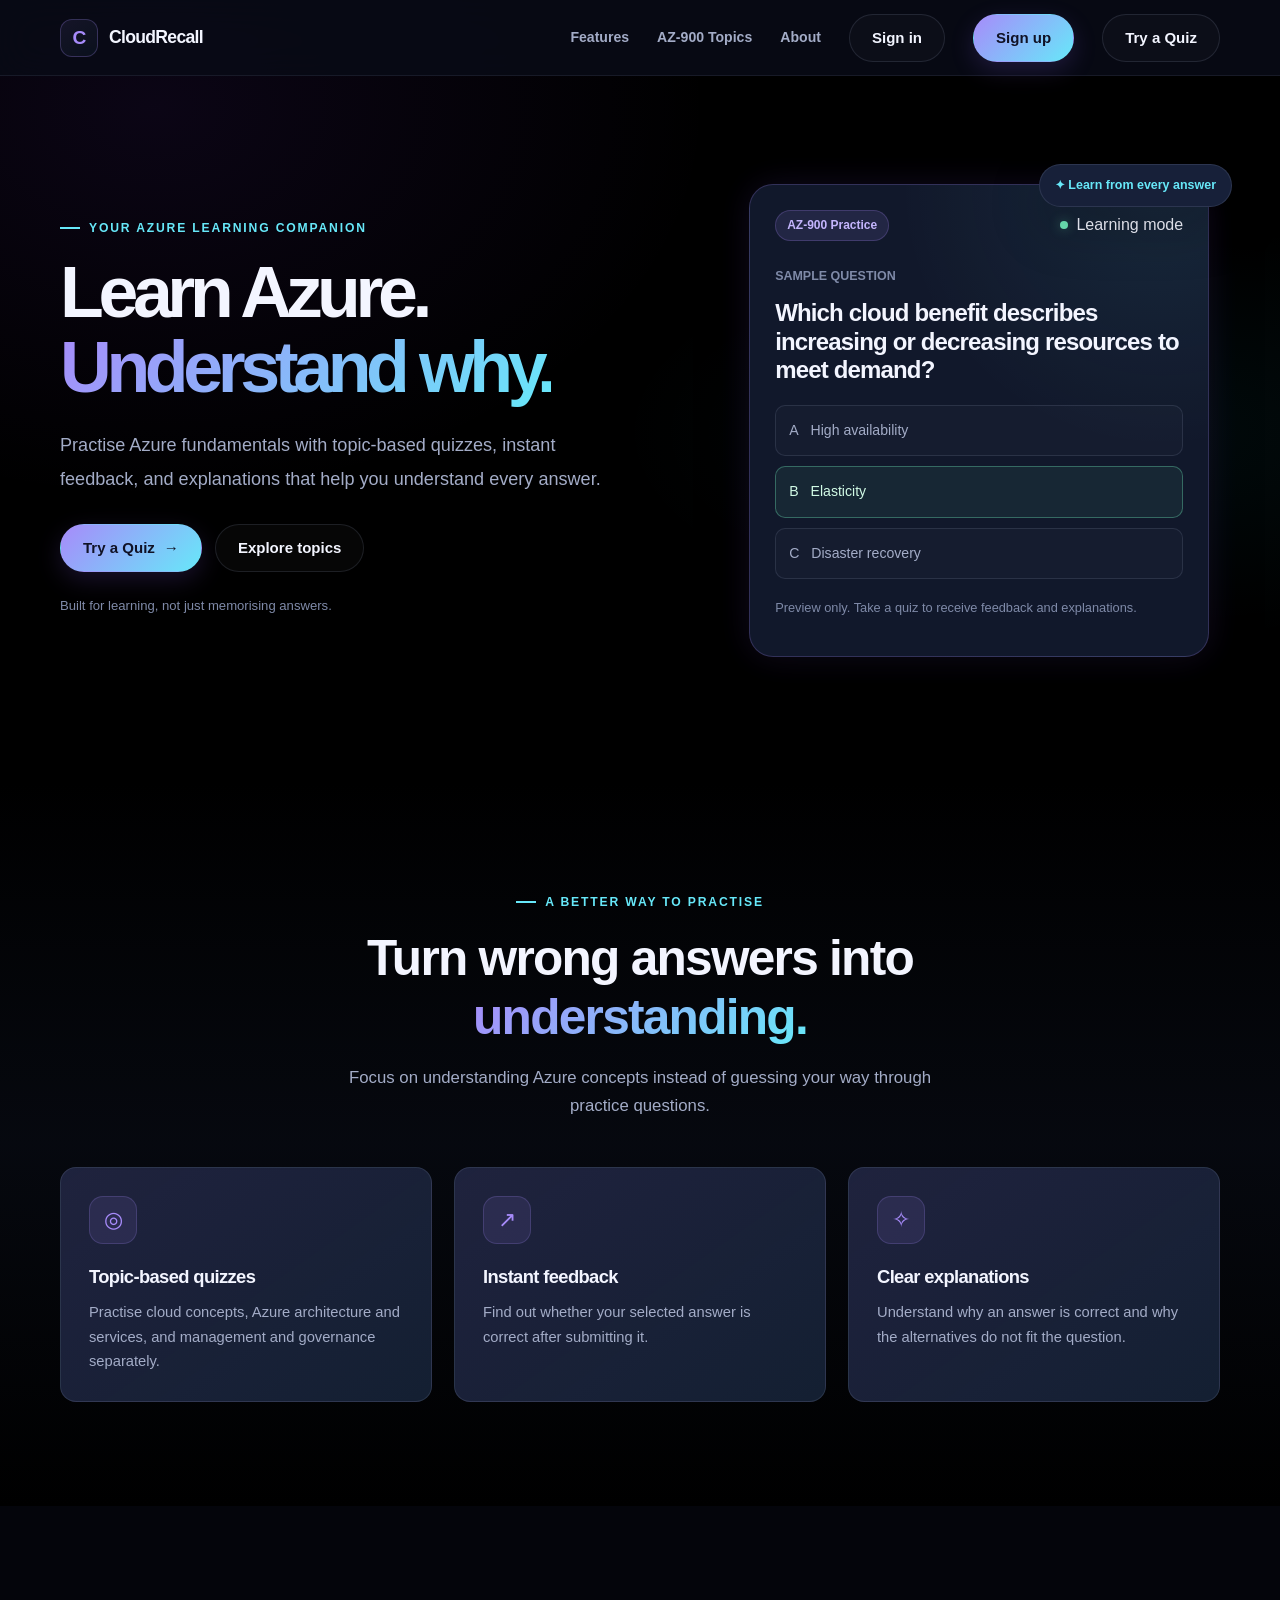
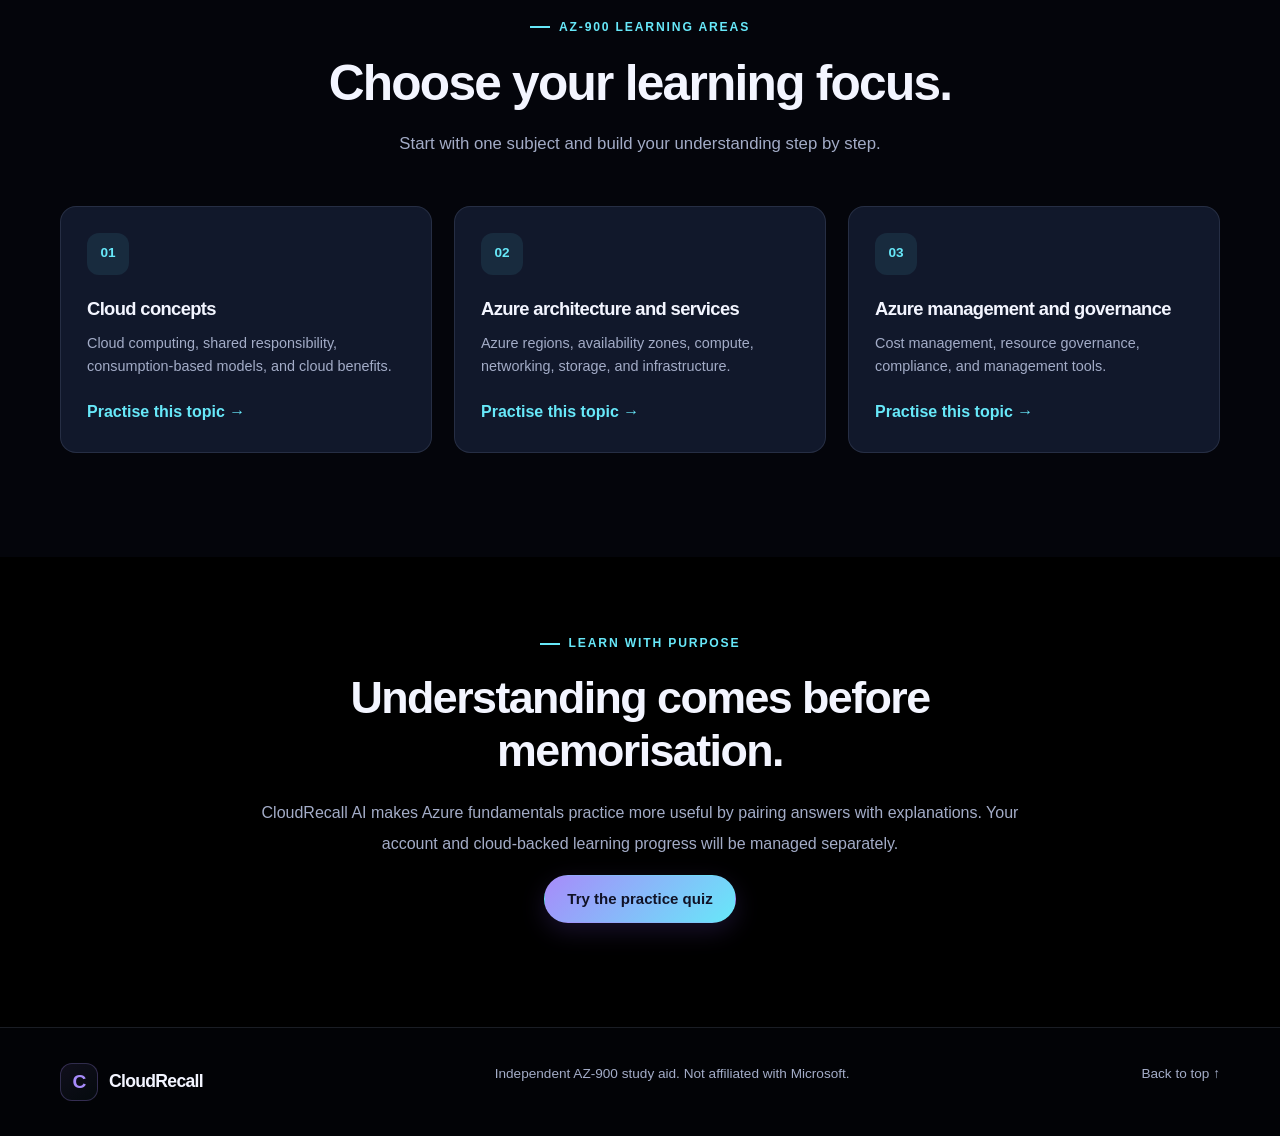
<file: index.html>
<!DOCTYPE html>
<html lang="en">
<head>
  <meta charset="UTF-8">
  <meta name="viewport" content="width=device-width, initial-scale=1.0">
  <meta
    name="description"
    content="CloudRecall AI helps learners practise Azure fundamentals with topic-based quizzes and clear explanations."
  >
  <meta name="theme-color" content="#0b1020">

  <title>CloudRecall | AZ-900 Practice</title>

  <link rel="stylesheet" href="./css/main.css">
  <link rel="stylesheet" href="./css/components.css">
  <link rel="stylesheet" href="./css/pages.css">
  <link rel="stylesheet" href="./css/responsive.css">

  <script type="module" src="./js/main.js"></script>
</head>

<body>
  <a class="skip-link" href="#main-content">Skip to main content</a>

  <header class="site-header">
    <nav class="nav" aria-label="Main navigation">
      <div class="nav__inner">
        <a class="nav__brand" href="./index.html" aria-label="CloudRecall AI home">
          <span class="nav__brand-icon" aria-hidden="true">C</span>
          <span>CloudRecall<span class="text-accent"></span></span>
        </a>

        <button
          class="nav__toggle"
          id="nav-toggle"
          type="button"
          aria-label="Open navigation menu"
          aria-expanded="false"
          aria-controls="nav-links"
        >
          <span></span>
          <span></span>
          <span></span>
        </button>

        <div class="nav__links" id="nav-links">
          <a class="nav__link" href="#features">Features</a>
          <a class="nav__link" href="#topics">AZ-900 Topics</a>
          <a class="nav__link" href="#about">About</a>
          <a class="btn btn--outline" href="./signin.html">Sign in</a>
          <a class="btn btn--primary" href="./signup.html">Sign up</a>
          <a class="btn btn--outline" href="./quiz.html">Try a Quiz</a>
        </div>
      </div>
    </nav>
  </header>

  <main id="main-content">
    <section class="hero section" id="home">
      <div class="container hero__grid">
        <div class="hero__content">
          <span class="eyebrow">YOUR AZURE LEARNING COMPANION</span>

          <h1>
            Learn Azure.
            <span class="text-gradient">Understand why.</span>
          </h1>

          <p class="hero__description">
            Practise Azure fundamentals with topic-based quizzes,
            instant feedback, and explanations that help you understand
            every answer.
          </p>

          <div class="hero__actions">
            <a class="btn btn--primary" href="./quiz.html">
              Try a Quiz <span aria-hidden="true">→</span>
            </a>
            <a class="btn btn--outline" href="#topics">Explore topics</a>
          </div>

          <p class="hero__note">
            Built for learning, not just memorising answers.
          </p>
        </div>

        <div class="hero__visual" aria-label="Quiz preview">
          <div class="preview-card">
            <div class="preview-card__top">
              <span class="badge badge--purple">AZ-900 Practice</span>
              <span class="preview-card__indicator">
                <span class="status-dot"></span>
                Learning mode
              </span>
            </div>

            <p class="preview-card__label">SAMPLE QUESTION</p>

            <h2>
              Which cloud benefit describes increasing or decreasing
              resources to meet demand?
            </h2>

            <div class="preview-option">
              <span>A</span> High availability
            </div>

            <div class="preview-option preview-option--highlight">
              <span>B</span> Elasticity
            </div>

            <div class="preview-option">
              <span>C</span> Disaster recovery
            </div>

            <p class="preview-card__hint">
              Preview only. Take a quiz to receive feedback and explanations.
            </p>
          </div>

          <div class="floating-chip floating-chip--one">
            <span aria-hidden="true">✦</span>
            Learn from every answer
          </div>
        </div>
      </div>
    </section>

    <section class="features section" id="features">
      <div class="container">
        <div class="section-heading">
          <span class="eyebrow">A BETTER WAY TO PRACTISE</span>
          <h2>
            Turn wrong answers into
            <span class="text-gradient">understanding.</span>
          </h2>
          <p>
            Focus on understanding Azure concepts instead of guessing
            your way through practice questions.
          </p>
        </div>

        <div class="features__grid">
          <article class="feature-card">
            <div class="feature-card__icon" aria-hidden="true">◎</div>
            <h3>Topic-based quizzes</h3>
            <p>
              Practise cloud concepts, Azure architecture and services,
              and management and governance separately.
            </p>
          </article>

          <article class="feature-card">
            <div class="feature-card__icon" aria-hidden="true">↗</div>
            <h3>Instant feedback</h3>
            <p>
              Find out whether your selected answer is correct after
              submitting it.
            </p>
          </article>

          <article class="feature-card">
            <div class="feature-card__icon" aria-hidden="true">✧</div>
            <h3>Clear explanations</h3>
            <p>
              Understand why an answer is correct and why the
              alternatives do not fit the question.
            </p>
          </article>
        </div>
      </div>
    </section>

    <section class="topics section" id="topics">
      <div class="container">
        <div class="section-heading">
          <span class="eyebrow">AZ-900 LEARNING AREAS</span>
          <h2>Choose your learning focus.</h2>
          <p>
            Start with one subject and build your understanding step by step.
          </p>
        </div>

        <div class="topics__grid">
          <article class="topic-card">
            <span class="topic-card__number">01</span>
            <h3>Cloud concepts</h3>
            <p>
              Cloud computing, shared responsibility, consumption-based
              models, and cloud benefits.
            </p>
            <a class="text-link" href="./quiz.html?topic=cloud">
              Practise this topic →
            </a>
          </article>

          <article class="topic-card">
            <span class="topic-card__number">02</span>
            <h3>Azure architecture and services</h3>
            <p>
              Azure regions, availability zones, compute, networking,
              storage, and infrastructure.
            </p>
            <a class="text-link" href="./quiz.html?topic=architecture">
              Practise this topic →
            </a>
          </article>

          <article class="topic-card">
            <span class="topic-card__number">03</span>
            <h3>Azure management and governance</h3>
            <p>
              Cost management, resource governance, compliance, and
              management tools.
            </p>
            <a class="text-link" href="./quiz.html?topic=governance">
              Practise this topic →
            </a>
          </article>
        </div>
      </div>
    </section>

    <section class="about section" id="about">
      <div class="container about__content">
        <span class="eyebrow">LEARN WITH PURPOSE</span>
        <h2>Understanding comes before memorisation.</h2>
        <p>
          CloudRecall AI makes Azure fundamentals practice more useful
          by pairing answers with explanations. Your account and
          cloud-backed learning progress will be managed separately.
        </p>
        <a class="btn btn--primary" href="./quiz.html">
          Try the practice quiz
        </a>
      </div>
    </section>
  </main>

  <footer class="site-footer">
    <div class="container footer__inner">
      <a class="nav__brand" href="./index.html">
        <span class="nav__brand-icon" aria-hidden="true">C</span>
        <span>CloudRecall<span class="text-accent"></span></span>
      </a>

      <p>
        Independent AZ-900 study aid. Not affiliated with Microsoft.
      </p>

      <a class="footer__link" href="#home">Back to top ↑</a>
    </div>
  </footer>
</body>
</html>
</file>
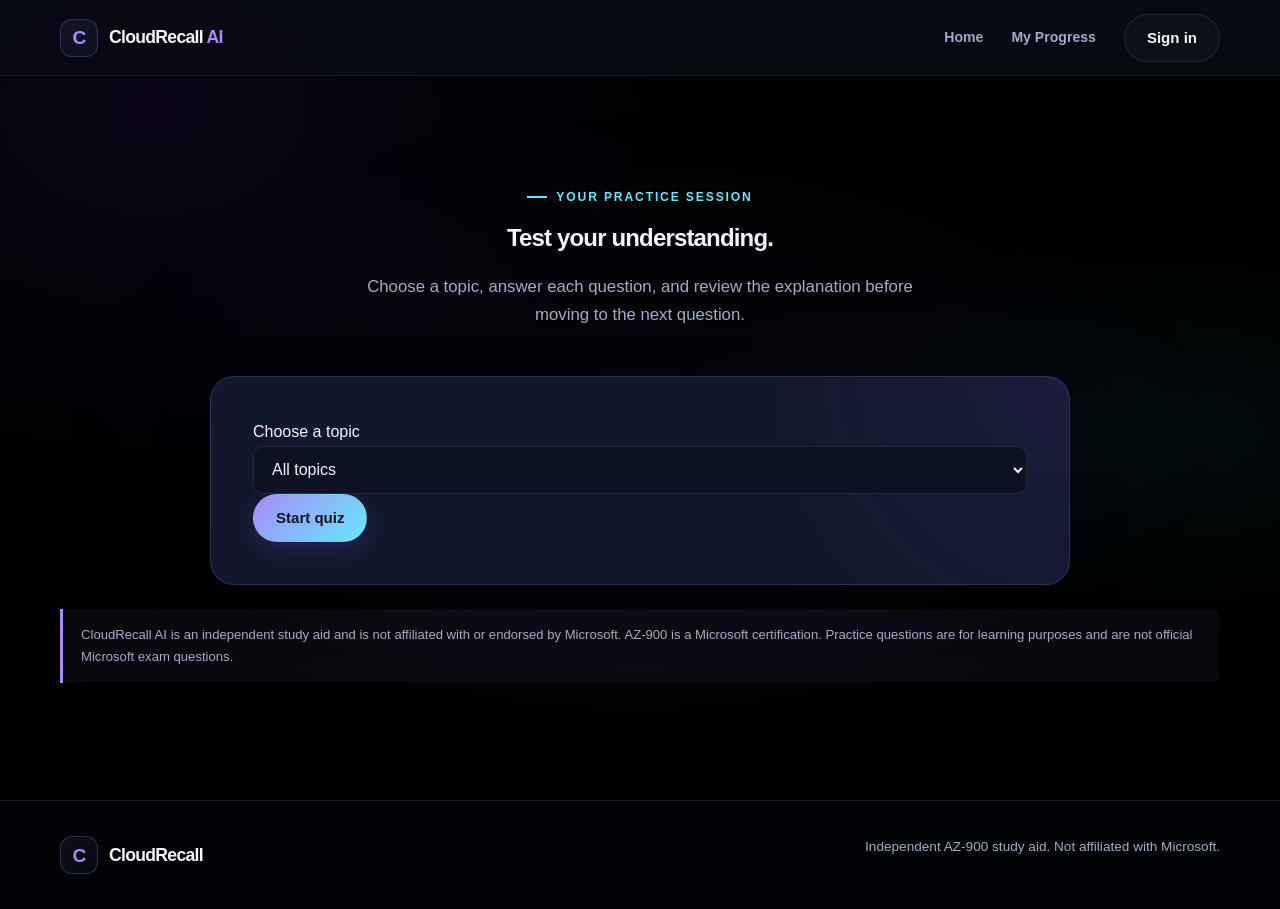
<file: quiz.html>
<!DOCTYPE html>
<html lang="en">
<head>
  <meta charset="UTF-8">
  <meta name="viewport" content="width=device-width, initial-scale=1.0">
  <meta
    name="description"
    content="Practise AZ-900 questions with CloudRecall AI and learn from answer explanations."
  >
  <meta name="theme-color" content="#0b1020">

  <title>Practice Quiz | CloudRecall </title>

  <link rel="stylesheet" href="./css/main.css">
  <link rel="stylesheet" href="./css/components.css">
  <link rel="stylesheet" href="./css/pages.css">
  <link rel="stylesheet" href="./css/responsive.css">

  <script type="module" src="./js/quiz-page.js"></script>
</head>

<body>
  <a class="skip-link" href="#main-content">Skip to main content</a>

  <header class="site-header">
    <nav class="nav" aria-label="Main navigation">
      <div class="nav__inner">
        <a class="nav__brand" href="./index.html">
          <span class="nav__brand-icon" aria-hidden="true">C</span>
          <span>CloudRecall<span class="text-accent"> AI</span></span>
        </a>

        <button
          class="nav__toggle"
          id="nav-toggle"
          type="button"
          aria-label="Open navigation menu"
          aria-expanded="false"
          aria-controls="nav-links"
        >
          <span></span>
          <span></span>
          <span></span>
        </button>

        <div class="nav__links" id="nav-links">
          <a class="nav__link" href="./index.html">Home</a>
          <a class="nav__link" href="./dashboard.html">My Progress</a>
          <a class="btn btn--outline" href="./signin.html">Sign in</a>
        </div>
      </div>
    </nav>
  </header>

  <main id="main-content">
    <section class="quiz-section section" id="quiz">
      <div class="container">
        <div class="section-heading">
          <span class="eyebrow">YOUR PRACTICE SESSION</span>
          <h1>Test your understanding.</h1>
          <p>
            Choose a topic, answer each question, and review the explanation
            before moving to the next question.
          </p>
        </div>

        <div class="quiz-panel" id="quiz-panel">
          <div class="quiz-setup" id="quiz-setup">
            <label for="topic-select">Choose a topic</label>

            <select id="topic-select" name="topic">
              <option value="all">All topics</option>
              <option value="cloud">Cloud concepts</option>
              <option value="architecture">
                Azure architecture and services
              </option>
              <option value="governance">
                Azure management and governance
              </option>
            </select>

            <button class="btn btn--primary" id="start-quiz" type="button">
              Start quiz
            </button>
          </div>

          <div class="quiz-content" id="quiz-content" hidden>
            <div class="quiz-progress">
              <span id="question-counter">Question 1</span>
              <span id="question-topic" class="badge badge--purple"></span>
            </div>

            <div
              class="progress-track"
              role="progressbar"
              aria-label="Quiz progress"
              aria-valuemin="0"
              aria-valuemax="100"
              aria-valuenow="0"
              id="quiz-progress"
            >
              <div
                class="progress-track__bar"
                id="quiz-progress-bar"
              ></div>
            </div>

            <h2 class="quiz-question" id="question-text"></h2>

            <form id="answer-form">
              <fieldset class="answer-fieldset" id="answer-fieldset">
                <legend class="sr-only">Select one answer</legend>
                <div id="answer-options" class="answer-options"></div>
              </fieldset>

              <div
                id="answer-feedback"
                class="answer-feedback"
                role="status"
                aria-live="polite"
                hidden
              ></div>

              <div class="quiz-actions">
                <button
                  class="btn btn--primary"
                  id="submit-answer"
                  type="submit"
                >
                  Check answer
                </button>

                <button
                  class="btn btn--outline"
                  id="next-question"
                  type="button"
                  hidden
                >
                  Next question →
                </button>
              </div>
            </form>
          </div>

          <div class="quiz-results" id="quiz-results" hidden>
            <span class="eyebrow">SESSION COMPLETE</span>
            <h2>Your practice results</h2>
            <p id="results-summary"></p>
            <p id="results-message"></p>

            <button
              class="btn btn--primary"
              id="restart-quiz"
              type="button"
            >
              Practise again
            </button>

            <p>
              <a href="./dashboard.html">View my learning progress</a>
            </p>
            <p>
              <a href="./index.html">Return to home</a>
            </p>
          </div>
        </div>

        <p class="quiz-disclaimer">
          CloudRecall AI is an independent study aid and is not affiliated
          with or endorsed by Microsoft. AZ-900 is a Microsoft certification.
          Practice questions are for learning purposes and are not official
          Microsoft exam questions.
        </p>
      </div>
    </section>
  </main>

  <footer class="site-footer">
    <div class="container footer__inner">
      <a class="nav__brand" href="./index.html">
        <span class="nav__brand-icon" aria-hidden="true">C</span>
        <span>CloudRecall<span class="text-accent"></span></span>
      </a>

      <p>Independent AZ-900 study aid. Not affiliated with Microsoft.</p>
    </div>
  </footer>
</body>
</html>
</file>
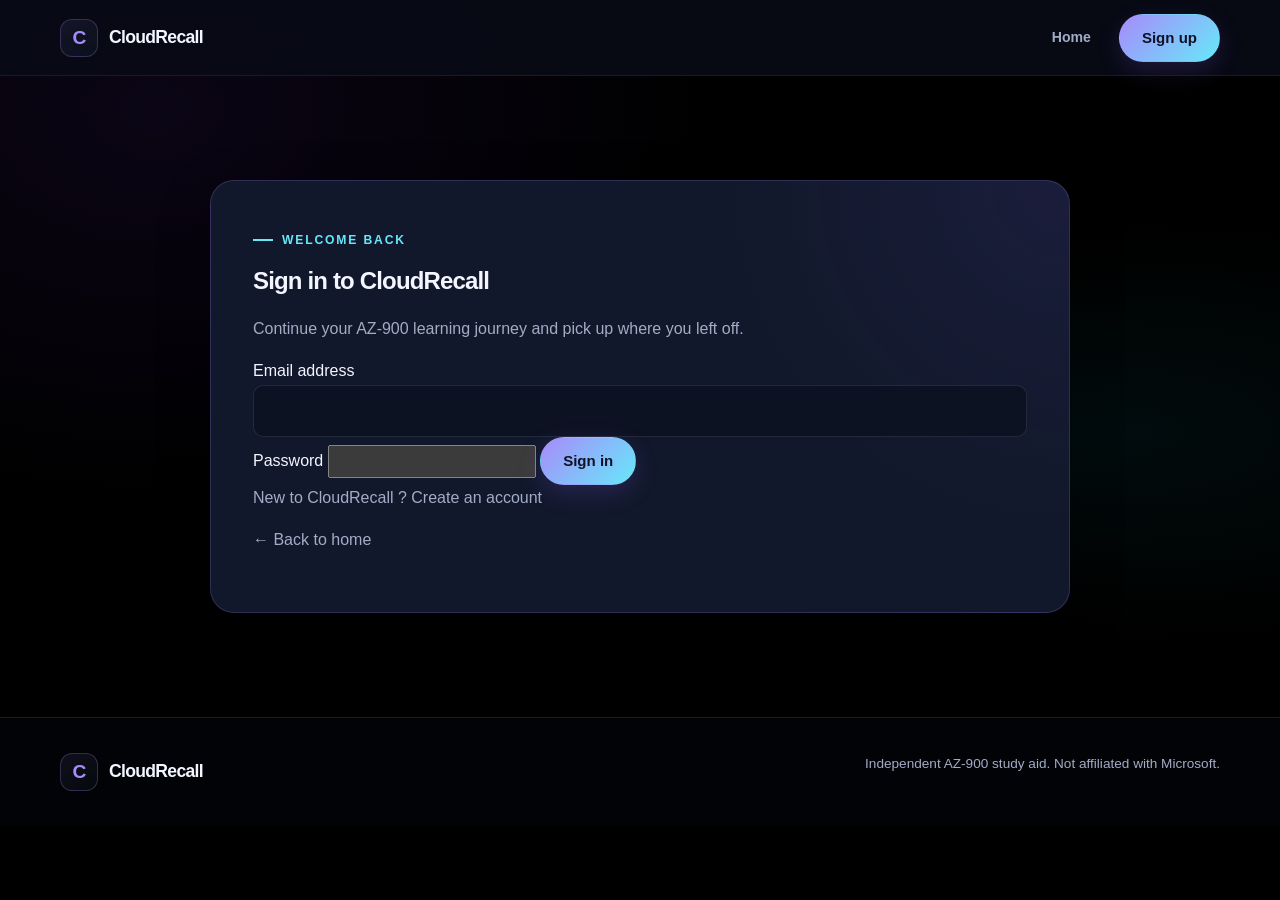
<file: signin.html>
<!DOCTYPE html>
<html lang="en">
<head>
  <meta charset="UTF-8">
  <meta name="viewport" content="width=device-width, initial-scale=1.0">
  <meta
    name="description"
    content="Sign in to CloudRecall AI to continue your AZ-900 learning journey."
  >
  <meta name="theme-color" content="#0b1020">

  <title>Sign In | CloudRecall </title>

  <link rel="stylesheet" href="./css/main.css">
  <link rel="stylesheet" href="./css/components.css">
  <link rel="stylesheet" href="./css/pages.css">
  <link rel="stylesheet" href="./css/responsive.css">
</head>

<body>
  <a class="skip-link" href="#main-content">Skip to main content</a>

  <header class="site-header">
    <nav class="nav" aria-label="Main navigation">
      <div class="nav__inner">
        <a class="nav__brand" href="./index.html">
          <span class="nav__brand-icon" aria-hidden="true">C</span>
          <span>CloudRecall<span class="text-accent"> </span></span>
        </a>

        <div class="nav__links">
          <a class="nav__link" href="./index.html">Home</a>
          <a class="btn btn--primary" href="./signup.html">Sign up</a>
        </div>
      </div>
    </nav>
  </header>

  <main id="main-content">
    <section class="auth-section section">
      <div class="container">
        <div class="auth-panel quiz-panel">
          <span class="eyebrow">WELCOME BACK</span>

          <h1>Sign in to CloudRecall</h1>

          <p>
            Continue your AZ-900 learning journey and pick up
            where you left off.
          </p>

          <form id="login-form">
            <label for="login-email">Email address</label>
            <input
              id="login-email"
              name="email"
              type="email"
              autocomplete="email"
              required
            >

            <label for="login-password">Password</label>
            <input
              id="login-password"
              name="password"
              type="password"
              autocomplete="current-password"
              required
            >

            <button class="btn btn--primary" type="submit">
              Sign in
            </button>
          </form>

          <div id="auth-status" role="status" aria-live="polite"></div>

          <p>
            New to CloudRecall ?
            <a href="./signup.html">Create an account</a>
          </p>

          <p>
            <a href="./index.html">← Back to home</a>
          </p>
        </div>
      </div>
    </section>
  </main>

  <footer class="site-footer">
    <div class="container footer__inner">
      <a class="nav__brand" href="./index.html">
        <span class="nav__brand-icon" aria-hidden="true">C</span>
        <span>CloudRecall<span class="text-accent"></span></span>
      </a>

      <p>Independent AZ-900 study aid. Not affiliated with Microsoft.</p>
    </div>
  </footer>
</body>
</html>
</file>
<file: css/main.css>
/* ============================================================
   CloudRecall AI — Main Styles
   Theme, reset, typography, utilities and shared elements
   ============================================================ */

/* 1. Design tokens */
:root {
  color-scheme: dark;

  --color-bg: black;
  --color-bg-soft: #0d1222;
  --color-surface: #11182b;
  --color-surface-raised: #172039;
  --color-border: rgba(163, 174, 210, 0.15);

  --color-text: #f3f5ff;
  --color-text-muted: #a3acc7;
  --color-text-subtle: #7f8aa8;

  --color-purple: #a78bfa;
  --color-purple-strong: #8b5cf6;
  --color-cyan: #67e8f9;
  --color-green: #6ee7b7;
  --color-red: #fda4af;

  --gradient-primary: linear-gradient(135deg, #a78bfa 0%, #67e8f9 100%);
  --gradient-surface: linear-gradient(
    145deg,
    rgba(167, 139, 250, 0.09),
    rgba(103, 232, 249, 0.035)
  );

  --font-body: Inter, "Segoe UI", Roboto, Helvetica, Arial, sans-serif;

  --container-width: 1160px;
  --nav-height: 76px;

  --radius-sm: 10px;
  --radius-md: 16px;
  --radius-lg: 24px;
  --radius-pill: 999px;

  --shadow-card: 0 18px 55px rgba(0, 0, 0, 0.22);
  --shadow-glow: 0 0 35px rgba(139, 92, 246, 0.13);

  --transition-fast: 160ms ease;
  --transition-normal: 240ms ease;
}

/* 2. Reset */
*,
*::before,
*::after {
  box-sizing: border-box;
}

html {
  scroll-behavior: smooth;
  scroll-padding-top: calc(var(--nav-height) + 20px);
}

body {
  min-width: 320px;
  margin: 0;
  background: var(--color-bg);
  color: var(--color-text);
  font-family: var(--font-body);
  font-size: 16px;
  line-height: 1.65;
  -webkit-font-smoothing: antialiased;
  text-rendering: optimizeLegibility;
}

img,
svg,
video {
  display: block;
  max-width: 100%;
}

button,
input,
select,
textarea {
  font: inherit;
}

button,
select {
  cursor: pointer;
}

button {
  color: inherit;
}

a {
  color: inherit;
  text-decoration: none;
}

ul,
ol {
  padding-left: 1.4rem;
}

h1,
h2,
h3,
h4,
p {
  margin-top: 0;
}

h1,
h2,
h3,
h4 {
  line-height: 1.2;
  letter-spacing: -0.035em;
}

p {
  color: var(--color-text-muted);
}

::selection {
  background: rgba(167, 139, 250, 0.35);
  color: #ffffff;
}

/* 3. Accessibility */
.skip-link {
  position: fixed;
  z-index: 2000;
  top: 12px;
  left: 12px;
  padding: 12px 18px;
  transform: translateY(-150%);
  border-radius: var(--radius-sm);
  background: var(--color-text);
  color: var(--color-bg);
  font-weight: 700;
}

.skip-link:focus {
  transform: translateY(0);
}

:focus-visible {
  outline: 3px solid var(--color-cyan);
  outline-offset: 4px;
}

section[id],
main[id] {
  scroll-margin-top: calc(var(--nav-height) + 20px);
}

/* 4. Shared layout */
.container {
  width: min(var(--container-width), calc(100% - 48px));
  margin-inline: auto;
}

.section {
  position: relative;
  padding-block: 104px;
}

.section-heading {
  max-width: 700px;
  margin: 0 auto 48px;
  text-align: center;
}

.section-heading h2 {
  margin-bottom: 16px;
  font-size: clamp(2rem, 4vw, 3.1rem);
  font-weight: 750;
}

.section-heading p {
  max-width: 590px;
  margin-inline: auto;
  font-size: 1.05rem;
}

/* 5. Typography utilities */
.text-accent {
  color: var(--color-purple);
}

.text-gradient {
  background: var(--gradient-primary);
  background-clip: text;
  -webkit-background-clip: text;
  color: transparent;
  -webkit-text-fill-color: transparent;
}

.eyebrow {
  display: inline-flex;
  align-items: center;
  gap: 9px;
  margin-bottom: 18px;
  color: var(--color-cyan);
  font-size: 0.76rem;
  font-weight: 800;
  letter-spacing: 0.15em;
  line-height: 1.5;
  text-transform: uppercase;
}

.eyebrow::before {
  width: 20px;
  height: 2px;
  background: var(--color-cyan);
  content: "";
}

/* 6. Buttons */
.btn {
  display: inline-flex;
  min-height: 48px;
  align-items: center;
  justify-content: center;
  gap: 9px;
  padding: 12px 22px;
  border: 1px solid transparent;
  border-radius: var(--radius-pill);
  font-size: 0.94rem;
  font-weight: 700;
  line-height: 1.3;
  text-align: center;
  transition:
    background var(--transition-normal),
    border-color var(--transition-normal),
    color var(--transition-normal),
    box-shadow var(--transition-normal),
    transform var(--transition-normal);
}

.btn:hover {
  transform: translateY(-2px);
}

.btn:active {
  transform: translateY(0);
}

.btn--primary {
  background: var(--gradient-primary);
  color: #101226;
  box-shadow: 0 8px 25px rgba(139, 92, 246, 0.18);
}

.btn--primary:hover {
  box-shadow: 0 12px 32px rgba(139, 92, 246, 0.3);
}

.btn--outline {
  border-color: var(--color-border);
  background: rgba(255, 255, 255, 0.025);
  color: var(--color-text);
}

.btn--outline:hover {
  border-color: rgba(167, 139, 250, 0.6);
  background: rgba(167, 139, 250, 0.08);
}

.btn:disabled {
  cursor: not-allowed;
  opacity: 0.5;
  transform: none;
}

/* 7. Shared cards and badges */
.badge {
  display: inline-flex;
  align-items: center;
  justify-content: center;
  gap: 7px;
  padding: 6px 11px;
  border: 1px solid transparent;
  border-radius: var(--radius-pill);
  font-size: 0.75rem;
  font-weight: 700;
  line-height: 1.4;
}

.badge--purple {
  border-color: rgba(167, 139, 250, 0.22);
  background: rgba(167, 139, 250, 0.12);
  color: #c4b5fd;
}

.card {
  border: 1px solid var(--color-border);
  border-radius: var(--radius-lg);
  background: var(--color-surface);
  box-shadow: var(--shadow-card);
}

/* 8. Form controls */
input,
select,
textarea {
  max-width: 100%;
}

select,
input[type="text"],
input[type="email"],
textarea {
  width: 100%;
  min-height: 48px;
  padding: 12px 14px;
  border: 1px solid var(--color-border);
  border-radius: var(--radius-sm);
  background: var(--color-bg-soft);
  color: var(--color-text);
}

select:focus,
input:focus,
textarea:focus {
  border-color: var(--color-purple);
}

select option {
  background: var(--color-surface);
  color: var(--color-text);
}

input[type="radio"],
input[type="checkbox"] {
  accent-color: var(--color-purple-strong);
}

/* 9. Links */
.text-link {
  display: inline-flex;
  align-items: center;
  gap: 8px;
  color: var(--color-cyan);
  font-weight: 700;
  transition:
    gap var(--transition-fast),
    color var(--transition-fast);
}

.text-link:hover {
  gap: 13px;
  color: #b7f5ff;
}

/* 10. Decorative background */
body::before {
  position: fixed;
  z-index: -1;
  inset: 0;
  background:
    radial-gradient(
      ellipse at 12% 12%,
      rgba(124, 58, 237, 0.09),
      transparent 35%
    ),
    radial-gradient(
      ellipse at 88% 48%,
      rgba(34, 211, 238, 0.055),
      transparent 32%
    );
  content: "";
  pointer-events: none;
}

/* 11. Footer and shared separators */
hr {
  height: 1px;
  border: 0;
  background: var(--color-border);
}

small {
  font-size: 0.83rem;
}

[hidden] {
  display: none !important;
}

/* 12. Reduced motion */
@media (prefers-reduced-motion: reduce) {
  *,
  *::before,
  *::after {
    scroll-behavior: auto !important;
    animation-duration: 0.01ms !important;
    animation-iteration-count: 1 !important;
    transition-duration: 0.01ms !important;
  }
}
</file>
<file: css/components.css>
/* ============================================================
   CloudRecall AI — Component Styles
   ============================================================ */

/* Navigation */
.site-header {
  position: sticky;
  z-index: 1000;
  top: 0;
  height: var(--nav-height);
  border-bottom: 1px solid rgba(163, 174, 210, 0.1);
  background: rgba(8, 11, 22, 0.88);
  backdrop-filter: blur(18px);
  -webkit-backdrop-filter: blur(18px);
}

.nav {
  height: 100%;
}

.nav__inner {
  display: flex;
  width: min(var(--container-width), calc(100% - 48px));
  height: 100%;
  align-items: center;
  justify-content: space-between;
  gap: 24px;
  margin-inline: auto;
}

.nav__brand {
  display: inline-flex;
  flex-shrink: 0;
  align-items: center;
  gap: 11px;
  font-size: 1.1rem;
  font-weight: 800;
  letter-spacing: -0.04em;
}

.nav__brand-icon {
  display: grid;
  width: 38px;
  height: 38px;
  place-items: center;
  border: 1px solid rgba(167, 139, 250, 0.25);
  border-radius: 12px;
  background: var(--gradient-surface);
  color: var(--color-purple);
  font-size: 1.2rem;
}

.nav__links {
  display: flex;
  align-items: center;
  gap: 28px;
}

.nav__link {
  color: var(--color-text-muted);
  font-size: 0.88rem;
  font-weight: 600;
  transition: color var(--transition-fast);
}

.nav__link:hover,
.nav__link:focus-visible {
  color: var(--color-text);
}

.nav__toggle {
  display: none;
  width: 44px;
  height: 44px;
  align-items: center;
  justify-content: center;
  border: 1px solid var(--color-border);
  border-radius: var(--radius-sm);
  background: var(--color-surface);
  color: var(--color-text);
  font-size: 1.4rem;
}

/* Hero preview card */
.preview-card {
  position: relative;
  overflow: hidden;
  padding: 25px;
  border: 1px solid rgba(167, 139, 250, 0.22);
  border-radius: var(--radius-lg);
  background:
    radial-gradient(
      circle at 90% 0%,
      rgba(103, 232, 249, 0.08),
      transparent 42%
    ),
    var(--color-surface);
  box-shadow: var(--shadow-card), var(--shadow-glow);
}

.preview-card__top {
  display: flex;
  align-items: center;
  justify-content: space-between;
  gap: 12px;
  margin-bottom: 25px;
}

.preview-card__indicator {
  display: flex;
  align-items: center;
  gap: 8px;
}

.status-dot {
  width: 8px;
  height: 8px;
  flex-shrink: 0;
  border-radius: 50%;
  background: var(--color-green);
  box-shadow: 0 0 12px rgba(110, 231, 183, 0.4);
}

.preview-card__label {
  color: var(--color-text-subtle);
  font-size: 0.78rem;
  font-weight: 600;
}

.preview-card h3 {
  margin-bottom: 20px;
  font-size: 1.15rem;
  letter-spacing: -0.02em;
}

.preview-option {
  display: flex;
  align-items: center;
  gap: 12px;
  margin-top: 10px;
  padding: 13px;
  border: 1px solid var(--color-border);
  border-radius: var(--radius-sm);
  background: rgba(255, 255, 255, 0.018);
  color: var(--color-text-muted);
  font-size: 0.88rem;
}

.preview-option--highlight {
  border-color: rgba(110, 231, 183, 0.35);
  background: rgba(110, 231, 183, 0.07);
  color: #d1fae5;
}

.preview-card__hint {
  margin-top: 18px;
  color: var(--color-text-subtle);
  font-size: 0.8rem;
}

.floating-chip {
  position: absolute;
  padding: 10px 15px;
  border: 1px solid var(--color-border);
  border-radius: var(--radius-pill);
  background: var(--color-surface-raised);
  box-shadow: var(--shadow-card);
  color: var(--color-text);
  font-size: 0.78rem;
  font-weight: 700;
}

/* Feature cards */
.features__grid {
  display: grid;
  grid-template-columns: repeat(3, minmax(0, 1fr));
  gap: 22px;
}

.feature-card {
  height: 100%;
  padding: 28px;
  border: 1px solid var(--color-border);
  border-radius: var(--radius-md);
  background: var(--gradient-surface), var(--color-surface);
  transition:
    border-color var(--transition-normal),
    transform var(--transition-normal);
}

.feature-card:hover {
  transform: translateY(-4px);
  border-color: rgba(167, 139, 250, 0.35);
}

.feature-card__icon {
  display: grid;
  width: 48px;
  height: 48px;
  margin-bottom: 22px;
  place-items: center;
  border: 1px solid rgba(167, 139, 250, 0.2);
  border-radius: 14px;
  background: rgba(167, 139, 250, 0.1);
  color: var(--color-purple);
  font-size: 1.35rem;
}

.feature-card h3 {
  margin-bottom: 12px;
  font-size: 1.15rem;
}

.feature-card p {
  margin-bottom: 0;
  font-size: 0.92rem;
}

/* Topic cards */
.topics__grid {
  display: grid;
  grid-template-columns: repeat(3, minmax(0, 1fr));
  gap: 22px;
}

.topic-card {
  display: flex;
  min-height: 245px;
  flex-direction: column;
  align-items: flex-start;
  padding: 26px;
  border: 1px solid var(--color-border);
  border-radius: var(--radius-md);
  background: var(--color-surface);
  transition:
    border-color var(--transition-normal),
    transform var(--transition-normal),
    background var(--transition-normal);
}

.topic-card:hover {
  transform: translateY(-4px);
  border-color: rgba(103, 232, 249, 0.32);
  background: var(--gradient-surface), var(--color-surface);
}

.topic-card__number {
  display: grid;
  width: 42px;
  height: 42px;
  margin-bottom: 23px;
  place-items: center;
  border-radius: 12px;
  background: rgba(103, 232, 249, 0.09);
  color: var(--color-cyan);
  font-size: 0.85rem;
  font-weight: 800;
}

.topic-card h3 {
  margin-bottom: 12px;
  font-size: 1.15rem;
}

.topic-card p {
  margin-bottom: 20px;
  font-size: 0.9rem;
}

.topic-card .text-link {
  margin-top: auto;
}

/* Quiz panel */
.quiz-panel {
  max-width: 860px;
  margin-inline: auto;
  padding: clamp(22px, 4vw, 42px);
  border: 1px solid rgba(167, 139, 250, 0.2);
  border-radius: var(--radius-lg);
  background:
    radial-gradient(
      circle at 100% 0%,
      rgba(139, 92, 246, 0.08),
      transparent 36%
    ),
    var(--color-surface);
  box-shadow: var(--shadow-card);
}

.quiz-panel h3 {
  font-size: 1.25rem;
}

.quiz-setup__description {
  margin-bottom: 25px;
}

.quiz-setup__controls {
  display: flex;
  align-items: flex-end;
  gap: 16px;
}

.quiz-setup__field {
  flex: 1;
  min-width: 0;
}

.quiz-setup__field label {
  display: block;
  margin-bottom: 8px;
  color: var(--color-text);
  font-size: 0.88rem;
  font-weight: 700;
}

.quiz-setup__field select {
  width: 100%;
}

.quiz__meta {
  display: flex;
  flex-wrap: wrap;
  align-items: center;
  justify-content: space-between;
  gap: 12px;
  margin-bottom: 18px;
}

#question-counter {
  color: var(--color-text-muted);
  font-size: 0.86rem;
  font-weight: 700;
}

#question-topic {
  padding: 5px 10px;
  border: 1px solid rgba(167, 139, 250, 0.2);
  border-radius: var(--radius-pill);
  background: rgba(167, 139, 250, 0.08);
  color: #c4b5fd;
  font-size: 0.78rem;
  font-weight: 700;
}

.quiz-progress {
  display: flex;
  flex-wrap: wrap;
  align-items: center;
  justify-content: space-between;
  gap: 12px;
  margin-bottom: 18px;
}

.progress-track {
  overflow: hidden;
  width: 100%;
  height: 7px;
  margin-bottom: 30px;
  border-radius: var(--radius-pill);
  background: rgba(255, 255, 255, 0.07);
}

.progress-track__bar {
  width: 0%;
  height: 100%;
  border-radius: inherit;
  background: var(--gradient-primary);
  transition: width 250ms ease;
}

/* Quiz feedback */
#answer-feedback {
  margin-top: 22px;
  padding: 18px;
  border: 1px solid var(--color-border);
  border-radius: var(--radius-md);
  background: rgba(255, 255, 255, 0.025);
}

#answer-feedback:empty {
  display: none;
}

#answer-feedback h4 {
  margin-bottom: 8px;
  font-size: 1rem;
}

#answer-feedback p {
  margin-bottom: 10px;
  font-size: 0.91rem;
}

#answer-feedback p:last-child {
  margin-bottom: 0;
}

#answer-feedback.is-correct {
  border-color: rgba(110, 231, 183, 0.35);
}

#answer-feedback.is-correct h4 {
  color: var(--color-green);
}

#answer-feedback.is-incorrect {
  border-color: rgba(253, 164, 175, 0.35);
}

#answer-feedback.is-incorrect h4 {
  color: var(--color-red);
}

/* Quiz results */
#quiz-results {
  padding-block: 14px;
}

#results-summary {
  margin-block: 16px;
  color: var(--color-cyan);
  font-size: clamp(1.8rem, 4vw, 2.6rem);
  font-weight: 800;
  letter-spacing: -0.04em;
}

#results-message {
  margin-bottom: 24px;
}

/* Disclaimer */
.quiz-disclaimer {
  margin-top: 24px;
  padding: 15px 18px;
  border-left: 3px solid var(--color-purple);
  border-radius: 0 var(--radius-sm) var(--radius-sm) 0;
  background: rgba(167, 139, 250, 0.055);
  color: var(--color-text-muted);
  font-size: 0.82rem;
  line-height: 1.7;
}

/* Footer */
.site-footer {
  border-top: 1px solid var(--color-border);
  background: rgba(5, 7, 15, 0.45);
}

.footer__inner {
  display: flex;
  align-items: flex-start;
  justify-content: space-between;
  gap: 30px;
  padding-block: 35px;
}

.footer__inner p {
  max-width: 520px;
  margin-bottom: 0;
  font-size: 0.85rem;
}

.footer__link {
  color: var(--color-text-muted);
  font-size: 0.85rem;
  transition: color var(--transition-fast);
}

.footer__link:hover {
  color: var(--color-cyan);
}




/* Quiz question and accessible form elements */
.quiz-question {
  margin-bottom: 24px;
  font-size: clamp(1.2rem, 2.6vw, 1.65rem);
  line-height: 1.45;
  letter-spacing: -0.025em;
}

.answer-fieldset {
  min-width: 0;
  margin: 0;
  padding: 0;
  border: 0;
}

.answer-options {
  display: grid;
  gap: 12px;
}

.answer-option {
  display: flex;
  align-items: flex-start;
  gap: 13px;
  padding: 16px;
  border: 1px solid var(--color-border);
  border-radius: var(--radius-sm);
  background: rgba(255, 255, 255, 0.018);
  color: var(--color-text-muted);
  cursor: pointer;
  transition:
    border-color var(--transition-fast),
    background var(--transition-fast),
    color var(--transition-fast);
}

.answer-option:hover {
  border-color: rgba(167, 139, 250, 0.4);
  color: var(--color-text);
}

.answer-option:has(input:checked) {
  border-color: var(--color-purple);
  background: rgba(167, 139, 250, 0.09);
  color: var(--color-text);
}

.answer-option input {
  width: 17px;
  height: 17px;
  flex-shrink: 0;
  margin-top: 4px;
  accent-color: var(--color-purple-strong);
}

.answer-option:has(input:disabled) {
  cursor: default;
}

.answer-option.is-correct {
  border-color: rgba(110, 231, 183, 0.55);
  background: rgba(110, 231, 183, 0.08);
  color: #d1fae5;
}

.answer-option.is-incorrect {
  border-color: rgba(253, 164, 175, 0.5);
  background: rgba(253, 164, 175, 0.07);
  color: #ffe4e8;
}

.quiz-actions {
  display: flex;
  flex-wrap: wrap;
  gap: 12px;
  margin-top: 24px;
}

.sr-only {
  position: absolute;
  overflow: hidden;
  width: 1px;
  height: 1px;
  padding: 0;
  border: 0;
  clip: rect(0, 0, 0, 0);
  white-space: nowrap;
  clip-path: inset(50%);
}

@media (max-width: 520px) {
  .quiz-actions {
    flex-direction: column;
  }

  .quiz-actions .btn {
    width: 100%;
  }

  .answer-option {
    padding: 13px;
    font-size: 0.9rem;
  }
}
</file>
<file: css/pages.css>
/* ============================================================
   CloudRecall AI — Page Layouts
   ============================================================ */

/* Hero */
.hero {
  overflow: hidden;
  padding-top: 88px;
}

.hero__grid {
  display: grid;
  grid-template-columns: minmax(0, 1.1fr) minmax(0, 0.9fr);
  align-items: center;
  gap: clamp(40px, 7vw, 90px);
}

.hero__content h1 {
  max-width: 700px;
  margin-bottom: 24px;
  font-size: clamp(2.8rem, 5.6vw, 5rem);
  font-weight: 800;
  letter-spacing: -0.075em;
  line-height: 1.05;
}

.hero__description {
  max-width: 570px;
  margin-bottom: 28px;
  font-size: clamp(1rem, 1.6vw, 1.13rem);
  line-height: 1.85;
}

.hero__actions {
  display: flex;
  flex-wrap: wrap;
  gap: 13px;
  margin-bottom: 23px;
}

.hero__note {
  color: var(--color-text-subtle);
  font-size: 0.82rem;
}

.hero__visual {
  position: relative;
  padding: 20px 0;
}

.hero__visual .preview-card {
  max-width: 460px;
  margin-inline: auto;
}

.floating-chip--one {
  top: 0;
  right: -12px;
  color: var(--color-cyan);
}

/* Features */
.features {
  background: linear-gradient(
    180deg,
    transparent,
    rgba(17, 24, 43, 0.35),
    transparent
  );
}

/* Topics */
.topics {
  background: rgba(13, 18, 34, 0.32);
}

/* Quiz */
.quiz-section {
  background:
    radial-gradient(
      ellipse at 50% 50%,
      rgba(139, 92, 246, 0.06),
      transparent 65%
    );
}

/* About */
.about {
  padding-top: 70px;
}

.about__content {
  max-width: 760px;
  margin-inline: auto;
  text-align: center;
}

.about__content h2 {
  margin-bottom: 20px;
  font-size: clamp(2rem, 4vw, 2.8rem);
}

.about__content p {
  font-size: 1rem;
  line-height: 1.9;
}

.about__disclaimer {
  margin-top: 22px;
  padding: 18px 22px;
  border: 1px solid var(--color-border);
  border-radius: var(--radius-md);
  background: var(--color-surface);
  font-size: 0.85rem;
}
</file>
<file: css/responsive.css>
/* ============================================================
   CloudRecall AI — Responsive Styles
   ============================================================ */

@media (max-width: 1000px) {
  .nav__links {
    gap: 18px;
  }

  .hero__grid {
    gap: 38px;
  }

  .hero__content h1 {
    font-size: clamp(2.7rem, 6vw, 4.1rem);
  }

  .features__grid,
  .topics__grid {
    grid-template-columns: repeat(2, minmax(0, 1fr));
  }

  .feature-card:last-child,
  .topic-card:last-child {
    grid-column: auto;
  }

  .floating-chip--one {
    right: -4px;
  }
}

@media (max-width: 760px) {
  :root {
    --nav-height: 68px;
  }

  .container,
  .nav__inner {
    width: calc(100% - 36px);
  }

  .section {
    padding-block: 76px;
  }

  .nav__inner {
    gap: 12px;
  }

  .nav__toggle {
    display: inline-flex;
    flex-shrink: 0;
  }

  .nav__links {
    position: absolute;
    top: calc(var(--nav-height) + 8px);
    right: 18px;
    left: 18px;
    display: none;
    flex-direction: column;
    align-items: stretch;
    gap: 0;
    padding: 12px;
    border: 1px solid var(--color-border);
    border-radius: var(--radius-md);
    background: #101629;
    box-shadow: var(--shadow-card);
  }

  .nav__links.is-open {
    display: flex;
  }

  .nav__links .nav__link {
    padding: 13px 12px;
    border-radius: var(--radius-sm);
  }

  .nav__links .nav__link:hover {
    background: rgba(167, 139, 250, 0.08);
  }

  .nav__links .btn {
    margin-top: 8px;
  }

  body.menu-open {
    overflow: hidden;
  }

  .hero {
    padding-top: 62px;
  }

  .hero__grid {
    grid-template-columns: 1fr;
    gap: 34px;
  }

  .hero__content {
    text-align: center;
  }

  .hero__content .eyebrow {
    justify-content: center;
  }

  .hero__content h1,
  .hero__description {
    margin-inline: auto;
  }

  .hero__content h1 {
    max-width: 650px;
    font-size: clamp(2.7rem, 9vw, 4.2rem);
  }

  .hero__actions {
    justify-content: center;
  }

  .hero__visual {
    width: 100%;
    max-width: 520px;
    margin-inline: auto;
  }

  .floating-chip--one {
    right: 0;
  }

  .section-heading {
    margin-bottom: 34px;
  }

  .quiz-setup__controls {
    align-items: stretch;
    flex-direction: column;
  }

  .quiz-setup__controls .btn {
    width: 100%;
  }

  .footer__inner {
    flex-direction: column;
    gap: 18px;
  }
}

@media (max-width: 520px) {
  .container,
  .nav__inner {
    width: calc(100% - 30px);
  }

  .section {
    padding-block: 60px;
  }

  .hero {
    padding-top: 48px;
  }

  .hero__content h1 {
    font-size: clamp(2.45rem, 11vw, 3.4rem);
  }

  .hero__actions {
    flex-direction: column;
  }

  .hero__actions .btn {
    width: 100%;
  }

  .preview-card {
    padding: 19px;
  }

  .floating-chip {
    position: relative;
    top: auto;
    right: auto;
    display: table;
    margin: 12px auto 0;
  }

  .features__grid,
  .topics__grid {
    grid-template-columns: 1fr;
  }

  .feature-card,
  .topic-card {
    padding: 23px;
  }

  .topic-card {
    min-height: auto;
  }

  .quiz-panel {
    padding: 20px 16px;
    border-radius: var(--radius-md);
  }

  .quiz__actions {
    flex-direction: column;
  }

  .quiz__actions .btn {
    width: 100%;
  }

  .answer-option {
    padding: 13px;
    font-size: 0.9rem;
  }

  .footer__inner {
    padding-block: 28px;
  }
}
</file>
